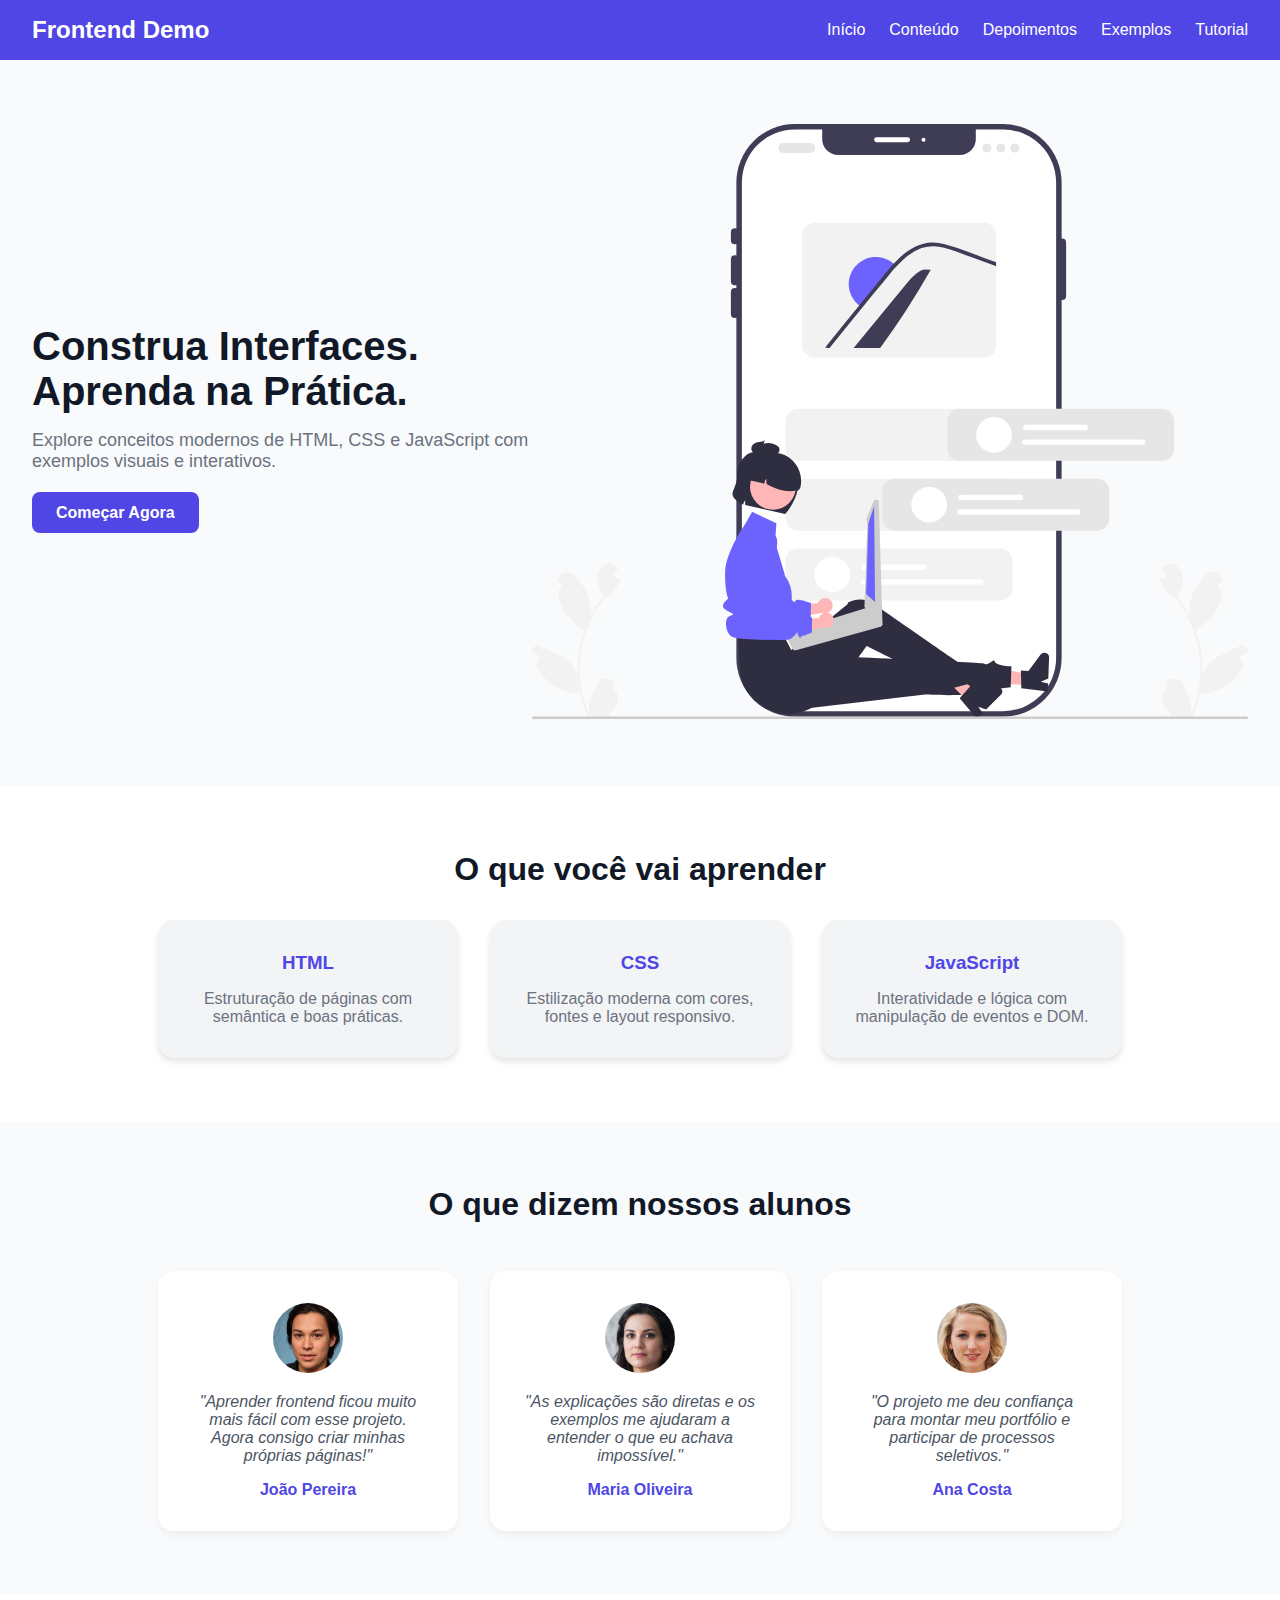
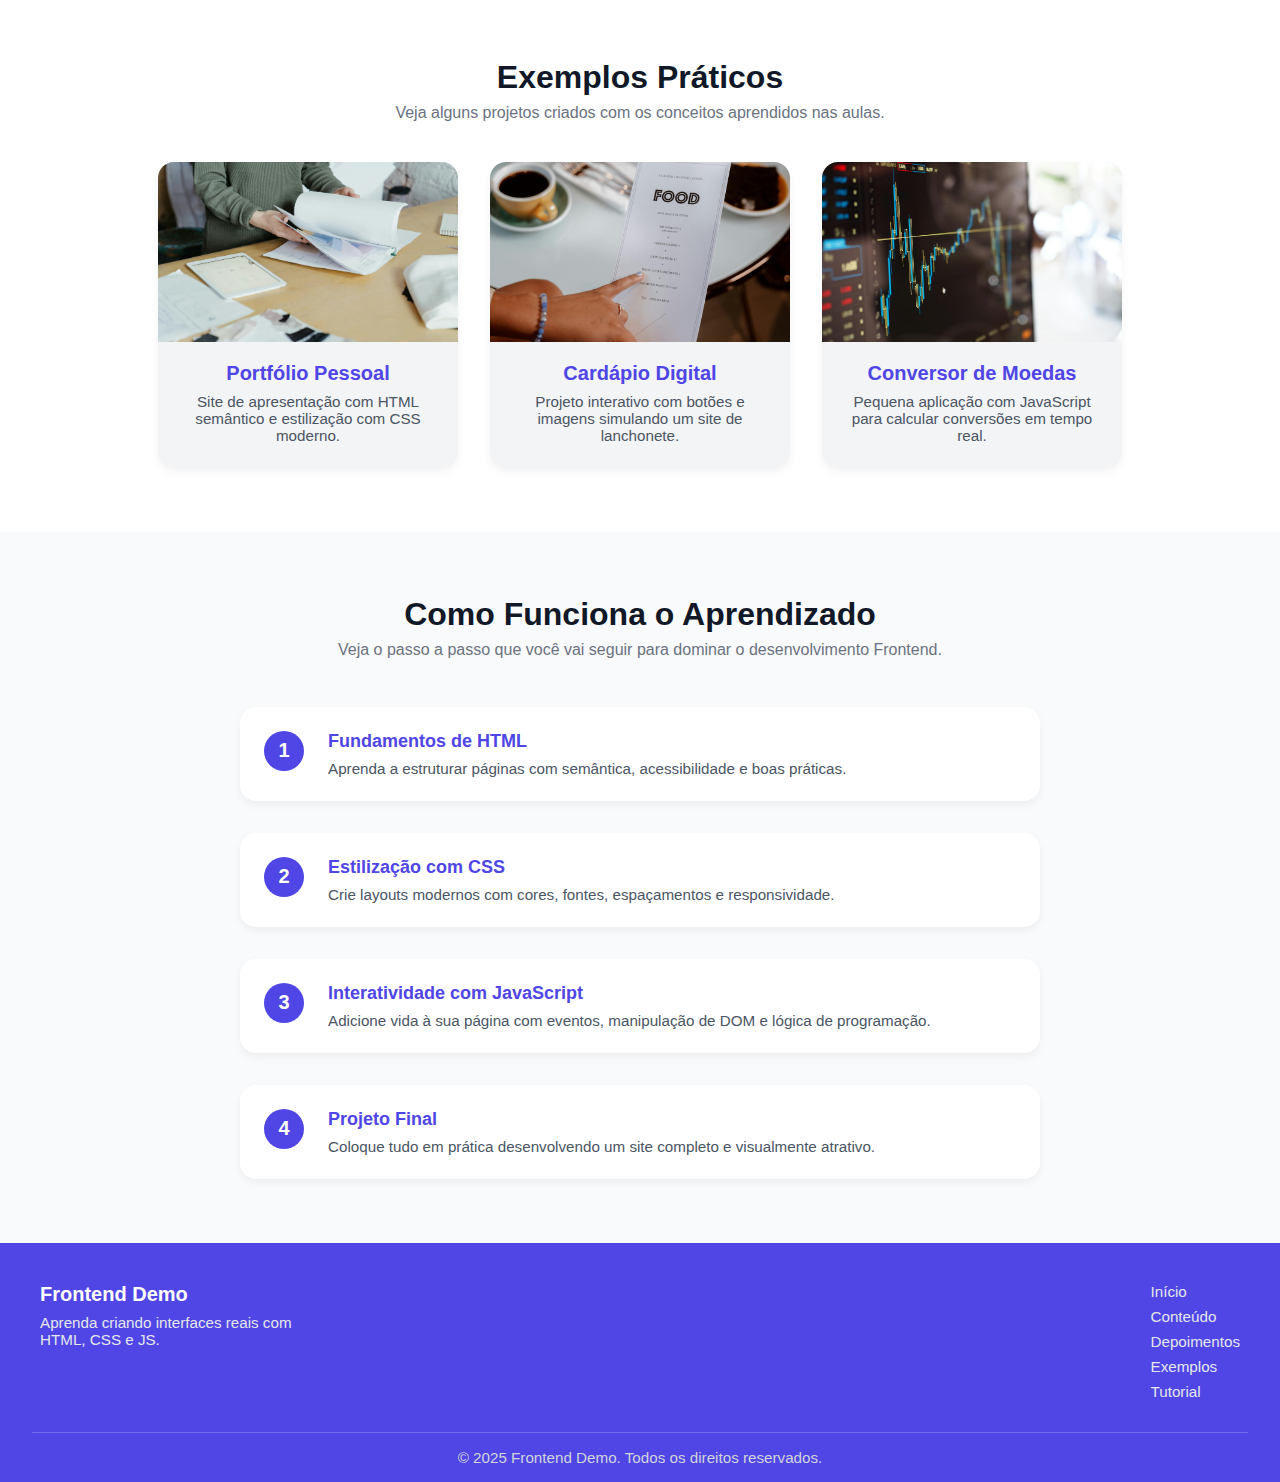
<file: index.html>
<!DOCTYPE html>
<html lang="pt-BR">

<head>
    <meta charset="UTF-8">
    <meta name="viewport" content="width=device-width, initial-scale=1.0">
    <title>Site de Demonstração</title>
    <link rel="shortcut icon" href="images/favicon.png" type="image/x-icon">
    <link rel="stylesheet" href="styles/styles.css">
</head>

<body>
    <nav class="navbar">
        <div class="logo">Frontend Demo</div>

        <ul class="nav-links">
            <li><a href="#">Início</a></li>
            <li><a href="#">Conteúdo</a></li>
            <li><a href="#">Depoimentos</a></li>
            <li><a href="#">Exemplos</a></li>
            <li><a href="#">Tutorial</a></li>
        </ul>
    </nav>

    <main>
        <section class="hero">
            <div class="hero-texto">
                <h1>Construa Interfaces. Aprenda na Prática.</h1>
                <p>Explore conceitos modernos de HTML, CSS e JavaScript
                    com exemplos visuais e interativos.</p>
                <a href="cadastro.html" class="btn-cta">Começar Agora</a>
            </div>
            <div class="hero-imagem">
                <img src="images/hero-illustration.svg" alt="Ilustração de programação web">
            </div>
        </section>

        <section class="conteudo">
            <h2>O que você vai aprender</h2>
            <div class="cards">
                <div class="card">
                    <h3>HTML</h3>
                    <p>Estruturação de páginas com semântica e boas práticas.</p>
                </div>
                <div class="card">
                    <h3>CSS</h3>
                    <p>Estilização moderna com cores, fontes e layout responsivo.</p>
                </div>
                <div class="card">
                    <h3>JavaScript</h3>
                    <p>Interatividade e lógica com manipulação de eventos e DOM.</p>
                </div>
            </div>
        </section>

        <section class="depoimentos">
            <h2>O que dizem nossos alunos</h2>
            <div class="depoimentos-grid">
                <div class="depoimento">
                    <img src="images/aluno1.jpg" alt="Foto do aluno João">
                    <p>"Aprender frontend ficou muito mais fácil com esse projeto. Agora consigo criar minhas próprias
                        páginas!"</p>
                    <span>João Pereira</span>
                </div>
                <div class="depoimento">
                    <img src="images/aluno2.jpg" alt="Foto da aluna Maria">
                    <p>"As explicações são diretas e os exemplos me ajudaram a entender o que eu achava impossível."</p>
                    <span>Maria Oliveira</span>
                </div>
                <div class="depoimento">
                    <img src="images/aluno3.png" alt="Foto da aluna Ana">
                    <p>"O projeto me deu confiança para montar meu portfólio e participar de processos seletivos."</p>
                    <span>Ana Costa</span>
                </div>
            </div>
        </section>

        <section class="exemplos">
            <h2>Exemplos Práticos</h2>
            <p class="exemplos-descricao">Veja alguns projetos criados com os conceitos aprendidos nas aulas.</p>
            <div class="exemplos-grid">
                <div class="exemplo-card">
                    <img src="images/exemplo1.jpg" alt="Exemplo de página HTML">
                    <h3>Portfólio Pessoal</h3>
                    <p>Site de apresentação com HTML semântico e estilização com CSS moderno.</p>
                </div>
                <div class="exemplo-card">
                    <img src="images/exemplo2.jpg" alt="Exemplo de cardápio digital">
                    <h3>Cardápio Digital</h3>
                    <p>Projeto interativo com botões e imagens simulando um site de lanchonete.</p>
                </div>
                <div class="exemplo-card">
                    <img src="images/exemplo3.jpg" alt="Exemplo de conversor de moedas">
                    <h3>Conversor de Moedas</h3>
                    <p>Pequena aplicação com JavaScript para calcular conversões em tempo real.</p>
                </div>
            </div>
        </section>


        <section class="tutorial">
            <h2>Como Funciona o Aprendizado</h2>
            <p class="tutorial-descricao">Veja o passo a passo que você vai seguir para dominar o desenvolvimento
                Frontend.</p>

            <div class="passos">
                <div class="passo">
                    <div class="numero">1</div>
                    <div class="conteudo-passo">
                        <h3>Fundamentos de HTML</h3>
                        <p>Aprenda a estruturar páginas com semântica, acessibilidade e boas práticas.</p>
                    </div>
                </div>
                <div class="passo">
                    <div class="numero">2</div>
                    <div class="conteudo-passo">
                        <h3>Estilização com CSS</h3>
                        <p>Crie layouts modernos com cores, fontes, espaçamentos e responsividade.</p>
                    </div>
                </div>
                <div class="passo">
                    <div class="numero">3</div>
                    <div class="conteudo-passo">
                        <h3>Interatividade com JavaScript</h3>
                        <p>Adicione vida à sua página com eventos, manipulação de DOM e lógica de programação.</p>
                    </div>
                </div>
                <div class="passo">
                    <div class="numero">4</div>
                    <div class="conteudo-passo">
                        <h3>Projeto Final</h3>
                        <p>Coloque tudo em prática desenvolvendo um site completo e visualmente atrativo.</p>
                    </div>
                </div>
            </div>
        </section>
    </main>



    <footer class="footer">
        <div class="footer-container">
            <div class="footer-logo">
                <h3>Frontend Demo</h3>
                <p>Aprenda criando interfaces reais com HTML, CSS e JS.</p>
            </div>
            <ul class="footer-links">
                <li><a href="#">Início</a></li>
                <li><a href="#">Conteúdo</a></li>
                <li><a href="#">Depoimentos</a></li>
                <li><a href="#">Exemplos</a></li>
                <li><a href="#">Tutorial</a></li>
            </ul>
        </div>
        <div class="footer-bottom">
            <p>&copy; 2025 Frontend Demo. Todos os direitos reservados.</p>
        </div>
    </footer>
</body>

</html>
</file>
<file: styles/styles.css>
/* Reset básico */
* {
  margin: 0;
  padding: 0;
  box-sizing: border-box;
}

body {
  font-family: 'Segoe UI', Tahoma, Geneva, Verdana, sans-serif;
  background-color: #F9FAFB;
  color: #111827;
}

/* Estilo da barra de navegação */
.navbar {
  background-color: #4F46E5; /* Cor primária */
  padding: 1rem 2rem;
  display: flex;
  justify-content: space-between;
  align-items: center;
}

/* Logo */
.logo {
  color: #FFFFFF;
  font-size: 1.5rem;
  font-weight: bold;
}

/* Botão hamburguer moderno */
.menu-toggle {
  display: none;
  flex-direction: column;
  justify-content: center;
  align-items: center;
  gap: 5px;
  width: 30px;
  height: 30px;
  background: none;
  border: none;
  cursor: pointer;
  z-index: 1001;
}

.menu-toggle .bar {
  width: 100%;
  height: 3px;
  background-color: #fff;
  transition: all 0.3s ease;
  border-radius: 3px;
  transition: transform 0.3s ease, opacity 0.3s ease;
}
/* Links de navegação */
.nav-links {
  list-style: none;
  display: flex;
  gap: 1.5rem;
}

.nav-links a {
  color: #FFFFFF;
  text-decoration: none;
  font-weight: 500;
  transition: color 0.3s;
}

.nav-links a:hover {
  color: #E0E7FF; /* tom claro do azul para hover */
}

/*hero*/

.hero {
  display: flex;
  align-items: center;
  justify-content: space-between;
  padding: 4rem 2rem;
  background-color: #F9FAFB;
}

.hero-texto {
  flex: 1;
  max-width: 500px;
}

.hero-texto h1 {
  font-size: 2.5rem;
  color: #111827;
  margin-bottom: 1rem;
}

.hero-texto p {
  font-size: 1.125rem;
  color: #6B7280;
  margin-bottom: 2rem;
}

.btn-cta {
  background-color: #4F46E5; /* cor primária */
  color: #FFFFFF;
  padding: 0.75rem 1.5rem;
  border-radius: 0.5rem;
  text-decoration: none;
  font-weight: 600;
  transition: background-color 0.3s;
}

.btn-cta:hover {
  background-color: #4338CA; /* tom mais escuro no hover */
}

.hero-imagem {
  flex: 1;
  text-align: center;
}

.hero-imagem img {
  max-width: 100%;
  height: auto;
}

/*conteudo*/

.conteudo {
  padding: 4rem 2rem;
  background-color: #ffffff;
  text-align: center;
}

.conteudo h2 {
  font-size: 2rem;
  color: #111827;
  margin-bottom: 2rem;
}

.cards {
  display: flex;
  justify-content: center;
  gap: 2rem;
}

.card {
  background-color: #F3F4F6;
  padding: 2rem;
  border-radius: 1rem;
  max-width: 300px;
  box-shadow: 0 4px 6px rgba(0,0,0,0.1);
  transition: transform 0.3s;
}

.card:hover {
  transform: translateY(-5px);
}

.card h3 {
  color: #4F46E5;
  margin-bottom: 1rem;
}

.card p {
  color: #6B7280;
}

/* depoimentos*/

.depoimentos {
  background-color: #F9FAFB;
  padding: 4rem 2rem;
  text-align: center;
}

.depoimentos h2 {
  font-size: 2rem;
  color: #111827;
  margin-bottom: 3rem;
}

.depoimentos-grid {
  display: flex;
  justify-content: center;
  gap: 2rem;
}

.depoimento {
  background-color: #ffffff;
  padding: 2rem;
  border-radius: 1rem;
  box-shadow: 0 4px 8px rgba(0,0,0,0.05);
  max-width: 300px;
  transition: transform 0.3s;
}

.depoimento:hover {
  transform: translateY(-5px);
}

.depoimento img {
  width: 70px;
  height: 70px;
  object-fit: cover;
  border-radius: 50%;
  margin-bottom: 1rem;
}

.depoimento p {
  font-style: italic;
  color: #4B5563;
  margin-bottom: 1rem;
}

.depoimento span {
  font-weight: bold;
  color: #4F46E5;
}


/*exemplos*/

.exemplos {
  padding: 4rem 2rem;
  background-color: #FFFFFF;
  text-align: center;
}

.exemplos h2 {
  font-size: 2rem;
  color: #111827;
  margin-bottom: 0.5rem;
}

.exemplos-descricao {
  color: #6B7280;
  margin-bottom: 2.5rem;
  font-size: 1rem;
}

.exemplos-grid {
  display: flex;
  justify-content: center;
  gap: 2rem;
}

.exemplo-card {
  background-color: #F3F4F6;
  border-radius: 1rem;
  overflow: hidden;
  max-width: 300px;
  box-shadow: 0 4px 8px rgba(0,0,0,0.05);
  transition: transform 0.3s;
}

.exemplo-card:hover {
  transform: translateY(-5px);
}

.exemplo-card img {
  width: 100%;
  height: 180px;
  object-fit: cover;
}

.exemplo-card h3 {
  font-size: 1.25rem;
  margin: 1rem 1rem 0.5rem;
  color: #4F46E5;
}

.exemplo-card p {
  color: #4B5563;
  margin: 0 1rem 1.5rem;
  font-size: 0.95rem;
}

/*tutorial*/

.tutorial {
  background-color: #F9FAFB;
  padding: 4rem 2rem;
  text-align: center;
}

.tutorial h2 {
  font-size: 2rem;
  color: #111827;
  margin-bottom: 0.5rem;
}

.tutorial-descricao {
  color: #6B7280;
  margin-bottom: 3rem;
  font-size: 1rem;
}

.passos {
  display: flex;
  flex-direction: column;
  gap: 2rem;
  max-width: 800px;
  margin: 0 auto;
}

.passo {
  display: flex;
  align-items: flex-start;
  gap: 1.5rem;
  background-color: #FFFFFF;
  border-radius: 1rem;
  padding: 1.5rem;
  box-shadow: 0 4px 8px rgba(0,0,0,0.05);
  text-align: left;
}

.numero {
  background-color: #4F46E5;
  color: #FFFFFF;
  font-weight: bold;
  font-size: 1.25rem;
  width: 40px;
  height: 40px;
  border-radius: 50%;
  display: flex;
  align-items: center;
  justify-content: center;
  flex-shrink: 0;
}

.conteudo-passo h3 {
  margin-bottom: 0.5rem;
  color: #4F46E5;
  font-size: 1.125rem;
}

.conteudo-passo p {
  color: #4B5563;
  font-size: 0.95rem;
}

/*footer*/

.footer {
  background-color: #4F46E5;
  color: #FFFFFF;
  padding: 2.5rem 2rem 1rem;
  font-size: 0.95rem;
}

.footer-container {
  display: flex;
  justify-content: space-between;
  gap: 2rem;
  max-width: 1200px;
  margin: 0 auto;
}

.footer-logo h3 {
  margin-bottom: 0.5rem;
  font-size: 1.25rem;
}

.footer-logo p {
  color: #E5E7EB;
  max-width: 300px;
}

.footer-links {
  list-style: none;
  display: flex;
  flex-direction: column;
  gap: 0.5rem;
}

.footer-links a {
  color: #E5E7EB;
  text-decoration: none;
  transition: color 0.3s;
}

.footer-links a:hover {
  color: #C7D2FE;
}

.footer-bottom {
  text-align: center;
  margin-top: 2rem;
  border-top: 1px solid rgba(255, 255, 255, 0.2);
  padding-top: 1rem;
  color: #D1D5DB;
}

/*cadastro*/

.cadastro {
  max-width: 600px;
  margin: 4rem auto;
  padding: 0 2rem;
  text-align: left;
}

.cadastro h1 {
  text-align: center;
  color: #111827;
  margin-bottom: 0.5rem;
}

.cadastro p {
  text-align: center;
  color: #6B7280;
  margin-bottom: 2rem;
}

.formulario {
  display: flex;
  flex-direction: column;
  gap: 1.25rem;
}

.formulario label {
  font-weight: 500;
  color: #374151;
}

.formulario input,
.formulario select,
.formulario textarea {
  padding: 0.75rem;
  border: 1px solid #D1D5DB;
  border-radius: 0.5rem;
  font-size: 1rem;
  background-color: #FFFFFF;
  color: #111827;
  width: 100%;
}

.formulario input:focus,
.formulario textarea:focus,
.formulario select:focus {
  outline: none;
  border-color: #4F46E5;
  box-shadow: 0 0 0 3px rgba(79, 70, 229, 0.2);
}

.formulario .btn-cta {
  align-self: flex-start;
  background-color: #4F46E5;
  color: #FFFFFF;
  border: none;
  padding: 0.75rem 1.5rem;
  font-weight: bold;
  border-radius: 0.5rem;
  cursor: pointer;
  transition: background-color 0.3s;
}

.formulario .btn-cta:hover {
  background-color: #4338CA;
}
</file>
